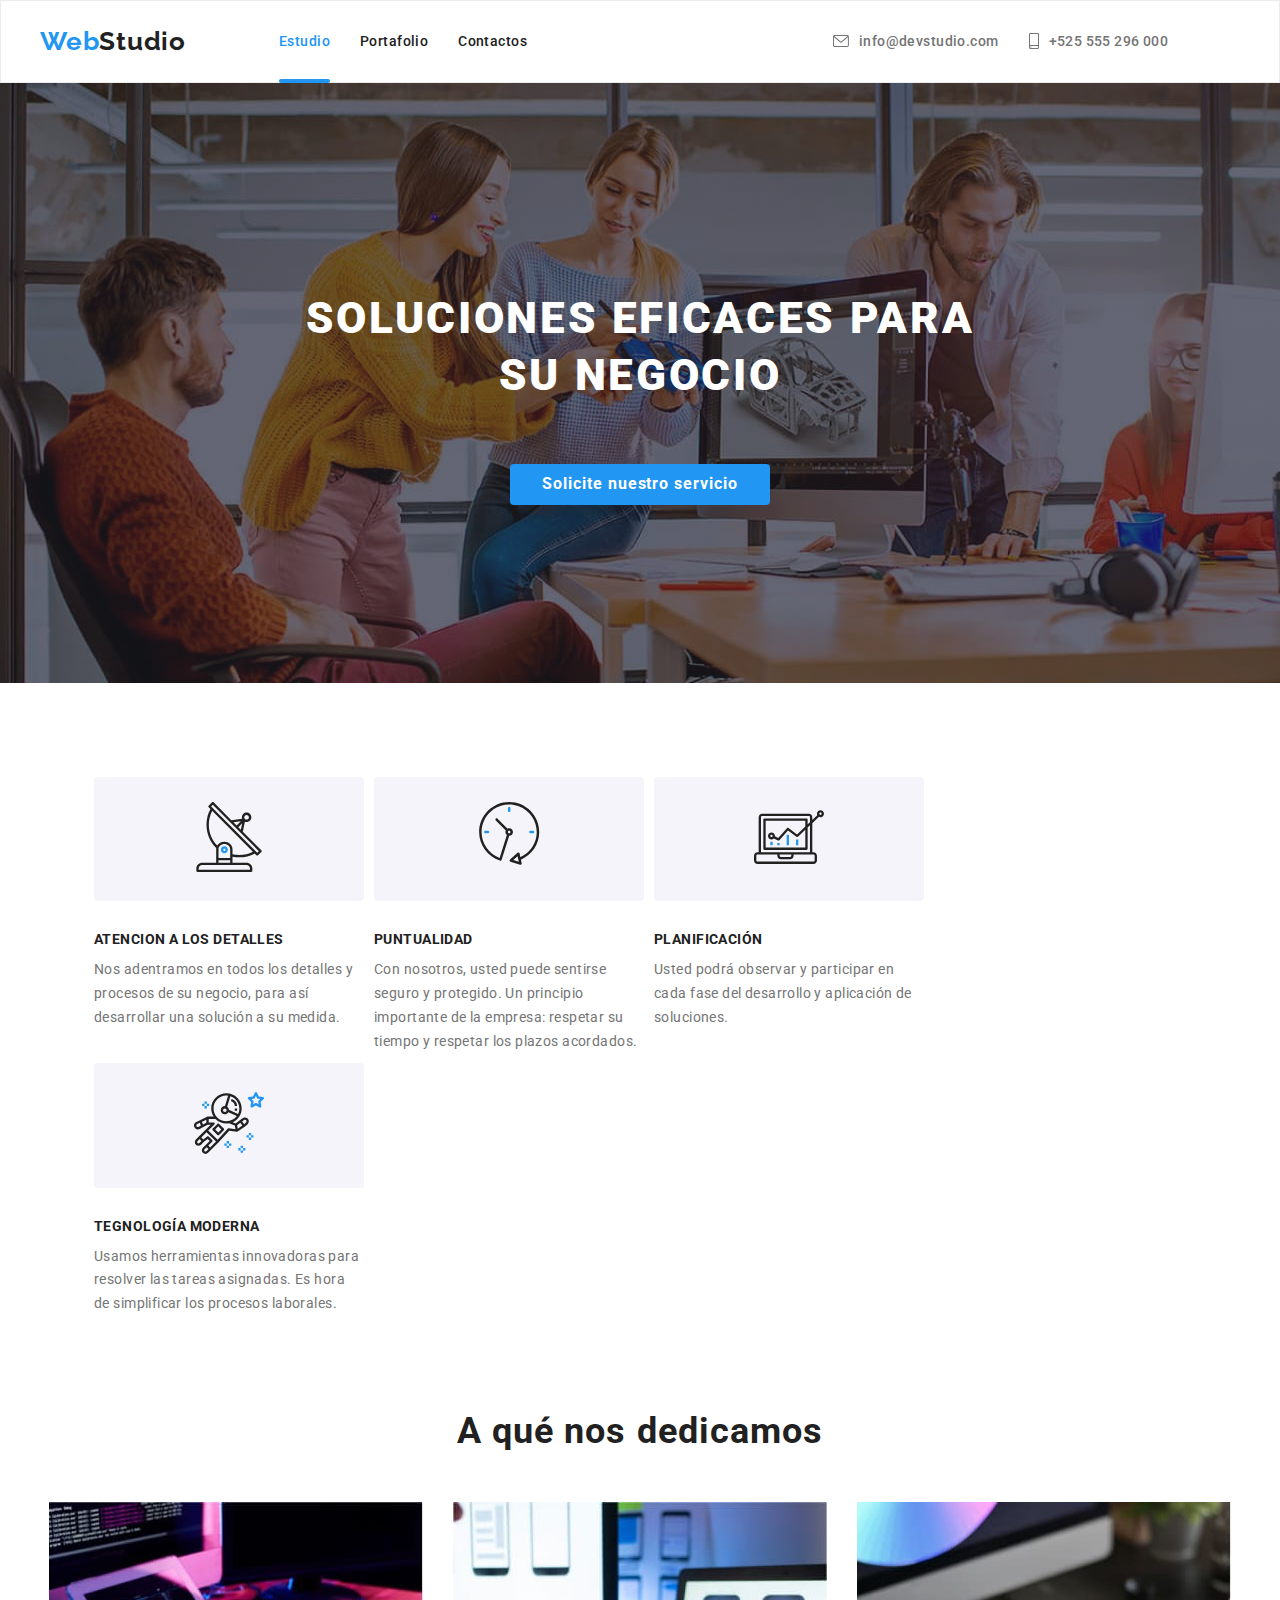
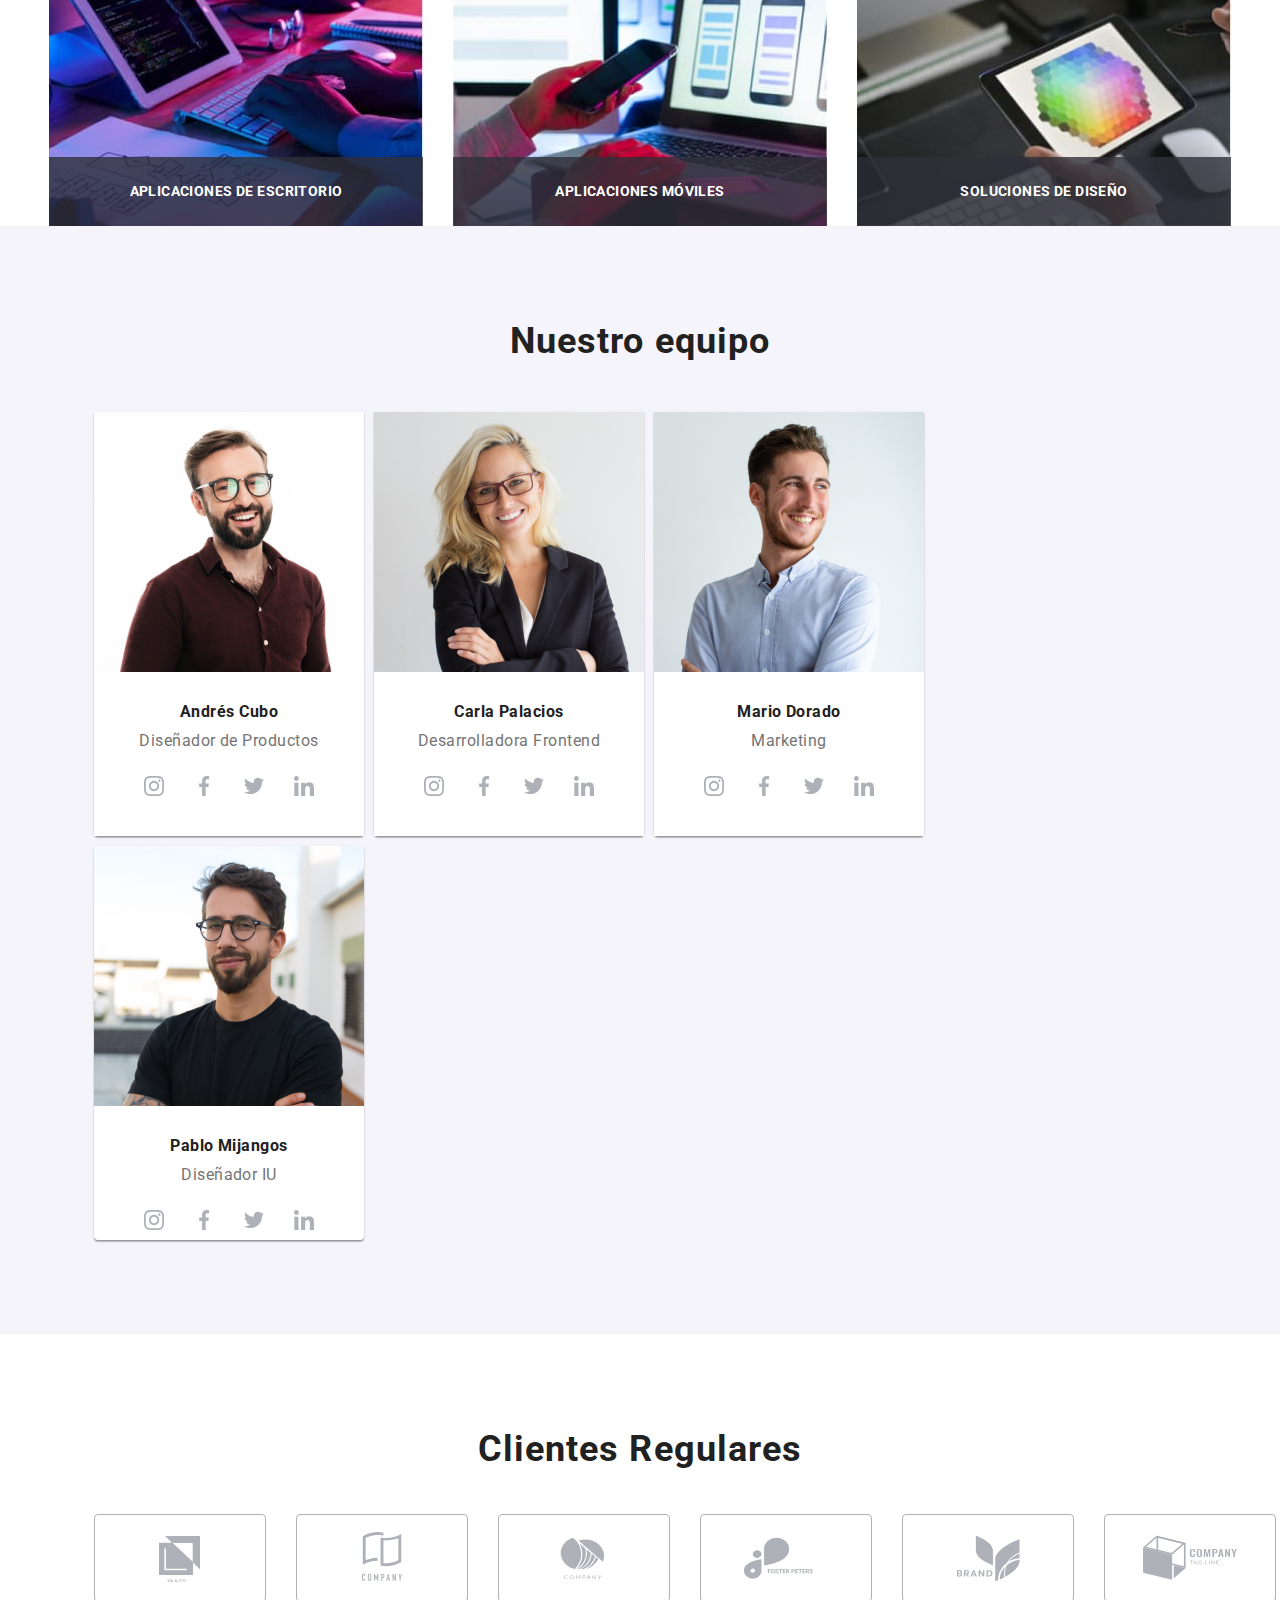
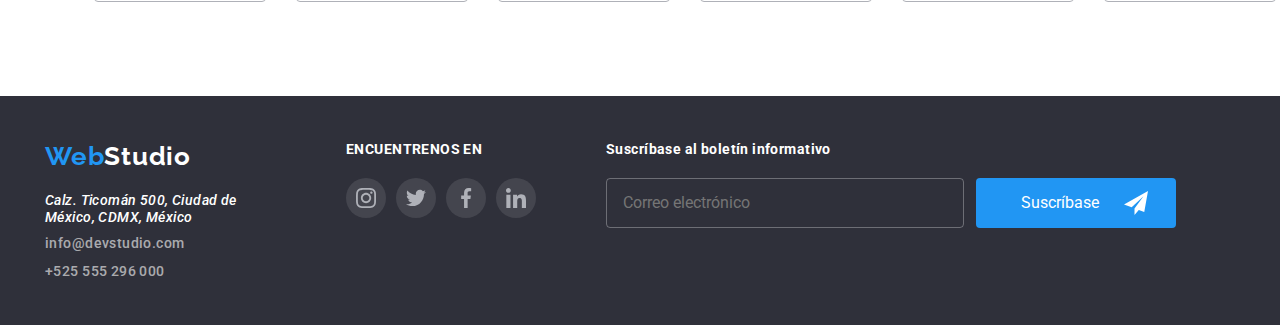
<file: index.html>
<!DOCTYPE html>
<html lang="en">
  <head>
    <meta charset="UTF-8" />
    <meta name="viewport" content="width=device-width, initial-scale=1.0" />
    <title>WebStudio</title>
    <link
      rel="stylesheet"
      href="https://cdnjs.cloudflare.com/ajax/libs/modern-normalize/1.0.0/modern-normalize.min.css"
    />
    <link rel="stylesheet" href="./css/main.min.css" />
  </head>
  <body>
    <header class="header">
      <div class="container">
        <nav class="header__box">
          <span class="logo"
            ><a href="./index.html" class="logo--color1"
              >Web<span class="logo--color2">Studio</span>
            </a></span
          >
          <div class="header__navigation">
            <ul class="list header__menu">
              <li class="link header__menu__item current">
                <a href="./index.html">Estudio</a>
              </li>
              <li class="link header__menu__item">
                <a href="./portafolio.html">Portafolio</a>
              </li>
              <li class="link header__menu__item"><a href="#">Contactos</a></li>
            </ul>
            <ul class="list header__menu">
              <li class="header__menu__item">
                <a href="mailto:info@devstudio.com" class="link header__menu__item--contact">
                  <svg class="header__icon--mail">
                    <use href="./images/icons.svg#icon-sobre"></use>
                  </svg>
                  info@devstudio.com</a
                >
              </li>
              <li class="header__menu__item">
                <a href="tel:+52555296000" class="link header__menu__item--contact">
                  <svg class="header__icon--phone">
                    <use href="./images/icons.svg#icon-telefono"></use>
                  </svg>
                  +525 555 296 000</a
                >
              </li>
            </ul>
          </div>
        </nav>
      </div>
    </header>
    <main>
      <!-- Main -->
      <section id="main" class="main section">
        <div class="container p0 main_theme">
          <h1 class="main__title">SOLUCIONES EFICACES PARA SU NEGOCIO</h1>
          <button type="button" class="main__button" data-modal-open>
            Solicite nuestro servicio
          </button>
        </div>
      </section>
      <!-- Value -->
      <section id="mainValue" class="value section">
        <div class="container p0">
          <ul class="list section__list">
            <li class="value__item">
              <div class="value__background">
                <svg class="value__icon">
                  <use href="./images/icons.svg#icon-antena-1"></use>
                </svg>
              </div>
              <div class="value__information">
                <h3 class="information__title">ATENCION A LOS DETALLES</h3>
                <p class="information__content">
                  Nos adentramos en todos los detalles y procesos de su negocio, para así
                  desarrollar una solución a su medida.
                </p>
              </div>
            </li>
            <li class="value__item">
              <div class="value__background">
                <svg class="value__icon">
                  <use href="./images/icons.svg#icon-reloj-1"></use>
                </svg>
              </div>
              <div class="value__information">
                <h3 class="information__title">PUNTUALIDAD</h3>
                <p class="information__content">
                  Con nosotros, usted puede sentirse seguro y protegido. Un principio importante de
                  la empresa: respetar su tiempo y respetar los plazos acordados.
                </p>
              </div>
            </li>
            <li class="value__item">
              <div class="value__background">
                <svg class="value__icon">
                  <use href="./images/icons.svg#icon-diagrama-1"></use>
                </svg>
              </div>
              <div class="value__information">
                <h3 class="information__title">PLANIFICACIÓN</h3>
                <p class="information__content">
                  Usted podrá observar y participar en cada fase del desarrollo y aplicación de
                  soluciones.
                </p>
              </div>
            </li>
            <li class="value__item">
              <div class="value__background">
                <svg class="value__icon">
                  <use href="./images/icons.svg#icon-astronauta-1"></use>
                </svg>
              </div>
              <div class="value__information">
                <h3 class="information__title">TEGNOLOGÍA MODERNA</h3>
                <p class="information__content">
                  Usamos herramientas innovadoras para resolver las tareas asignadas. Es hora de
                  simplificar los procesos laborales.
                </p>
              </div>
            </li>
          </ul>
        </div>
      </section>
      <section id="mainAbout class="section">
        <div class="container p0 about">
          <h2 class="section__title">A qué nos dedicamos</h2>
          <ul class="list about__list">
            <li class="about__img">
              <img src="./images/main/code.jpg" alt="Code" class="img" />
              <p class="about__topic">APLICACIONES DE ESCRITORIO</p>
            </li>
            <li class="about__img">
              <img src="./images/main/web.jpg" alt="Web" class="img" />
              <p class="about__topic">APLICACIONES MÓVILES</p>
            </li>
            <li class="about__img">
              <img src="./images/main/design.jpg" alt="Design" class="img" />
              <p class="about__topic">SOLUCIONES DE DISEÑO</p>
            </li>
          </ul>
        </div>
      </section>
      <!-- Team -->
      <section id="mainTeam" class="team section">
        <div class="container p0 team__members">
          <h2 class="section__title">Nuestro equipo</h2>
          <ul class="list section__list">
            <li class="team__card p0">
              <img class="team__card__photo img" src="./images/main/andresdp.jpg " alt="Andres" />
              <div class="team__card__information">
                <div class="information__box">
                  <h3 class="team__name">Andrés Cubo</h3>
                  <p class="team__job">Diseñador de Productos</p>
                </div>
                <ul class="list team__social-media">
                  <li>
                    <a href="#" class="social-media">
                      <svg class="social-media__icon">
                        <use href="./images/icons.svg#icon-instagram"></use>
                      </svg>
                    </a>
                  </li>
                  <li>
                    <a href="#" class="social-media">
                      <svg class="social-media__icon">
                        <use href="./images/icons.svg#icon-facebook"></use>
                      </svg>
                    </a>
                  </li>
                  <li>
                    <a href="#" class="social-media">
                      <svg class="social-media__icon">
                        <use href="./images/icons.svg#icon-twitter"></use>
                      </svg>
                    </a>
                  </li>
                  <li>
                    <a href="#" class="social-media">
                      <svg class="social-media__icon">
                        <use href="./images/icons.svg#icon-linkedin"></use>
                      </svg>
                    </a>
                  </li>
                </ul>
              </div>
            </li>
            <li class="team__card p0">
              <img class="team__card__photo img" src="./images/main/carladf.jpg" alt="Carla" />
              <div class="team__card__information">
                <div class="information__box">
                  <h3 class="team__name">Carla Palacios</h3>
                  <p class="team__job">Desarrolladora Frontend</p>
                </div>
                <ul class="list team__social-media">
                  <li>
                    <a href="#" class="social-media">
                      <svg class="social-media__icon">
                        <use href="./images/icons.svg#icon-instagram"></use>
                      </svg>
                    </a>
                  </li>
                  <li>
                    <a href="#" class="social-media">
                      <svg class="social-media__icon">
                        <use href="./images/icons.svg#icon-facebook"></use>
                      </svg>
                    </a>
                  </li>
                  <li>
                    <a href="#" class="social-media">
                      <svg class="social-media__icon">
                        <use href="./images/icons.svg#icon-twitter"></use>
                      </svg>
                    </a>
                  </li>
                  <li>
                    <a href="#" class="social-media">
                      <svg class="social-media__icon">
                        <use href="./images/icons.svg#icon-linkedin"></use>
                      </svg>
                    </a>
                  </li>
                </ul>
              </div>
            </li>
            <li class="team__card p0">
              <img class="team__card__photo img" src="./images/main/mariom.jpg" alt="Mario" />
              <div class="team__card__information">
                <div class="information__box">
                  <h3 class="team__name">Mario Dorado</h3>
                  <p class="team__job">Marketing</p>
                </div>
                <ul class="list team__social-media">
                  <li>
                    <a href="#" class="social-media">
                      <svg class="social-media__icon">
                        <use href="./images/icons.svg#icon-instagram"></use>
                      </svg>
                    </a>
                  </li>
                  <li>
                    <a href="#" class="social-media">
                      <svg class="social-media__icon">
                        <use href="./images/icons.svg#icon-facebook"></use>
                      </svg>
                    </a>
                  </li>
                  <li>
                    <a href="#" class="social-media">
                      <svg class="social-media__icon">
                        <use href="./images/icons.svg#icon-twitter"></use>
                      </svg>
                    </a>
                  </li>
                  <li>
                    <a href="#" class="social-media">
                      <svg class="social-media__icon">
                        <use href="./images/icons.svg#icon-linkedin"></use>
                      </svg>
                    </a>
                  </li>
                </ul>
              </div>
            </li>
            <li class="team__card p0">
              <img class="team__card__photo img" src="./images/main/pablodiu.jpg" alt="Pablo" />
              <div class="team__card__information">
                <div class="information__box">
                  <h3 class="team__name">Pablo Mijangos</h3>
                  <p class="team__job">Diseñador IU</p>
                </div>
                <ul class="list social-media__list">
                  <li>
                    <a href="#" class="social-media">
                      <svg class="social-media__icon">
                        <use href="./images/icons.svg#icon-instagram"></use>
                      </svg>
                    </a>
                  </li>
                  <li>
                    <a href="#" class="social-media">
                      <svg class="social-media__icon">
                        <use href="./images/icons.svg#icon-facebook"></use>
                      </svg>
                    </a>
                  </li>
                  <li>
                    <a href="#" class="social-media">
                      <svg class="social-media__icon">
                        <use href="./images/icons.svg#icon-twitter"></use>
                      </svg>
                    </a>
                  </li>
                  <li>
                    <a href="#" class="social-media">
                      <svg class="social-media__icon">
                        <use href="./images/icons.svg#icon-linkedin"></use>
                      </svg>
                    </a>
                  </li>
                </ul>
              </div>
            </li>
          </ul>
        </div>
      </section>
      <!-- clients -->
      <section id="mainClients" class="section">
        <div class="container p0 clients">
          <h2 class="section__title">Clientes Regulares</h2>
          <ul class="list clients__list">
            <li class="clients__item">
              <svg class="clients__item__logo">
                <use href="./images/icons.svg#icon-cliente-1"></use>
              </svg>
            </li>
            <li class=clients__item>
              <svg class="clients__item__logo">
                <use href="./images/icons.svg#icon-cliente-2"></use>
              </svg>
            </li>
            <li class=clients__item>
              <svg class="clients__item__logo">
                <use href="./images/icons.svg#icon-cliente-3"></use>
              </svg>
            </li>
            <li class=clients__item>
              <svg class="clients__item__logo">
                <use href="./images/icons.svg#icon-cliente-4"></use>
              </svg>
            </li>
            <li class=clients__item>
              <svg class="clients__item__logo">
                <use href="./images/icons.svg#icon-cliente-5"></use>
              </svg>
            </li>
            <li class=clients__item>
              <svg class="clients__item__logo">
                <use href="./images/icons.svg#icon-cliente-6"></use>
              </svg>
            </li>
          </ul>
        </div>
      </section>
    </main>
    <!-- Footer -->
    <footer class="footer">
      <div class="container p0 footer__box">
        <div class="footer__item">
          <div class="logo">
            <a href="./index.html" class="logo--color1"
              >Web<span class="logo--color3">Studio</span>
            </a>
          </div>
          <ul class="list footer__list">
            <li>
              <address>
                <a
                  href="https://www.google.com/maps/place/Calz.+Ticom%C3%A1n+500,+La+Laguna+Ticoman,+Gustavo+A.+Madero,+07340+Ciudad+de+M%C3%A9xico,+CDMX,+M%C3%A9xico/@19.5102072,-99.1350661,17z/data=!3m1!4b1!4m5!3m4!1s0x85d1f9c66374d1dd:0x72c74207e8767392!8m2!3d19.5102022!4d-99.1324912?hl=es&entry=ttu"
                  target="_blank"
                  class="footer__ubication link"
                  >Calz. Ticomán 500, Ciudad de México, CDMX, México</a
                >
              </address>
            </li>
            <li>
              <a href="mailto:info@devstudio.com" class="footer__contact link">info@devstudio.com</a>
            </li>
            <li><a href="tel:+525555296000" class="footer__contact link">+525 555 296 000</a></li>
          </ul>
        </div>
        <div class="footer__item">
          <h3 class="footer__subtitle">ENCUENTRENOS EN</h3>
          <ul class="list social-media__list">
            <li>
              <a href="#" class="social-media footer__social-media">
                <svg class="social-media__icon">
                  <use href="./images/icons.svg#icon-instagram"></use>
                </svg>
              </a>
            </li>
            <li>
              <a href="#" class="social-media footer__social-media">
                <svg class="social-media__icon">
                  <use href="./images/icons.svg#icon-twitter"></use>
                </svg>
              </a>
            </li>
            <li>
              <a href="#" class="social-media footer__social-media">
                <svg class="social-media__icon">
                  <use href="./images/icons.svg#icon-facebook"></use>
                </svg>
              </a>
            </li>
            <li>
              <a href="#" class="social-media footer__social-media">
                <svg class="social-media__icon">
                  <use href="./images/icons.svg#icon-linkedin"></use>
                </svg>
              </a>
            </li>
          </ul>
        </div>
        <div class="footer__item">
          <h3 class="footer__subtitle">Suscríbase al boletín informativo</h3>
          <div class="footer__subscription">
            <form name="subForm" autocomplete="on" class="subFormat">
              <div>
                <label for="mail"></label>
                <input class="subscription__mail" type="email" id="mail" placeholder="Correo electrónico" />
              </div>
            </form>
            <a class="subscription__send" href="#">
              <button type="button" class="subscription__button">Suscríbase</button>
              <svg class="subscription__icon">
                <use href="./images/icons.svg#icon-send"></use>
              </svg>
            </a>
          </div>
        </div>
      </div>
    </footer>
    <!-- Modal Main-Button -->
    <div class="backdrop is-hidden" data-modal>
      <div class="modal">
        <div class="modal--close" data-modal-close>
          <svg class="close__button">
            <use href="./images/icons.svg#icon-close"></use>
          </svg>
        </div>
        <div class="modal__form">
          <h2 class="modal__form__title">Deje sus datos, nos contactaremos con usted</h2>
          <form name="formService" autocomplete="on" class="modal__form__format">
            <div>
              <label for="userName" class="format__label">Nombre</label>
              <div class="format__field">
                <input class="p0 format__imput" type="text" id="userName" autofocus />
                <svg class="format__icon"><use href="./images/icons.svg#icon-name"></use></svg>
              </div>
            </div>
            <div>
              <label for="phone" class="format__label">Teléfono</label>
              <div class="format__field">
                <input class="p0 format__imput" type="tel" id="phone" />
                <svg class="format__icon"><use href="./images/icons.svg#icon-phone2"></use></svg>
              </div>
            </div>
            <div>
              <label for="email" class="format__label">E-Mail</label>
              <div class="format__field">
                <input class="p0 format__imput" type="email" id="email" />
                <svg class="format__icon"><use href="./images/icons.svg#icon-mail2"></use></svg>
              </div>
            </div>
            <div>
              <label for="review" class="format__label">Comentarios</label>
              <textarea class="format__review" id="review" placeholder="Introduzca el texto"></textarea>
            </div>
          </form>
          <label class="format__terms" for="terms">
            <input hidden class="check-box" type="checkbox" id="terms" />
            <svg class="check-box--unchecked check">
              <use href="./images/icons.svg#icon-checkbox"></use>
            </svg>
            <svg class="check-box--checked check">
              <use href="./images/icons.svg#icon-checkbox"></use>
            </svg>
            <p class="format__information">
              Estoy de acuerdo con el boletín informativo y acepto los Términos y Condiciones
            </p>
          </label>
          <button type="submit" class="format__button">Enviar</button>
        </div>
      </div>
    </div>
    <script src="./js/modal.js"></script>
  </body>
</html>
</file>
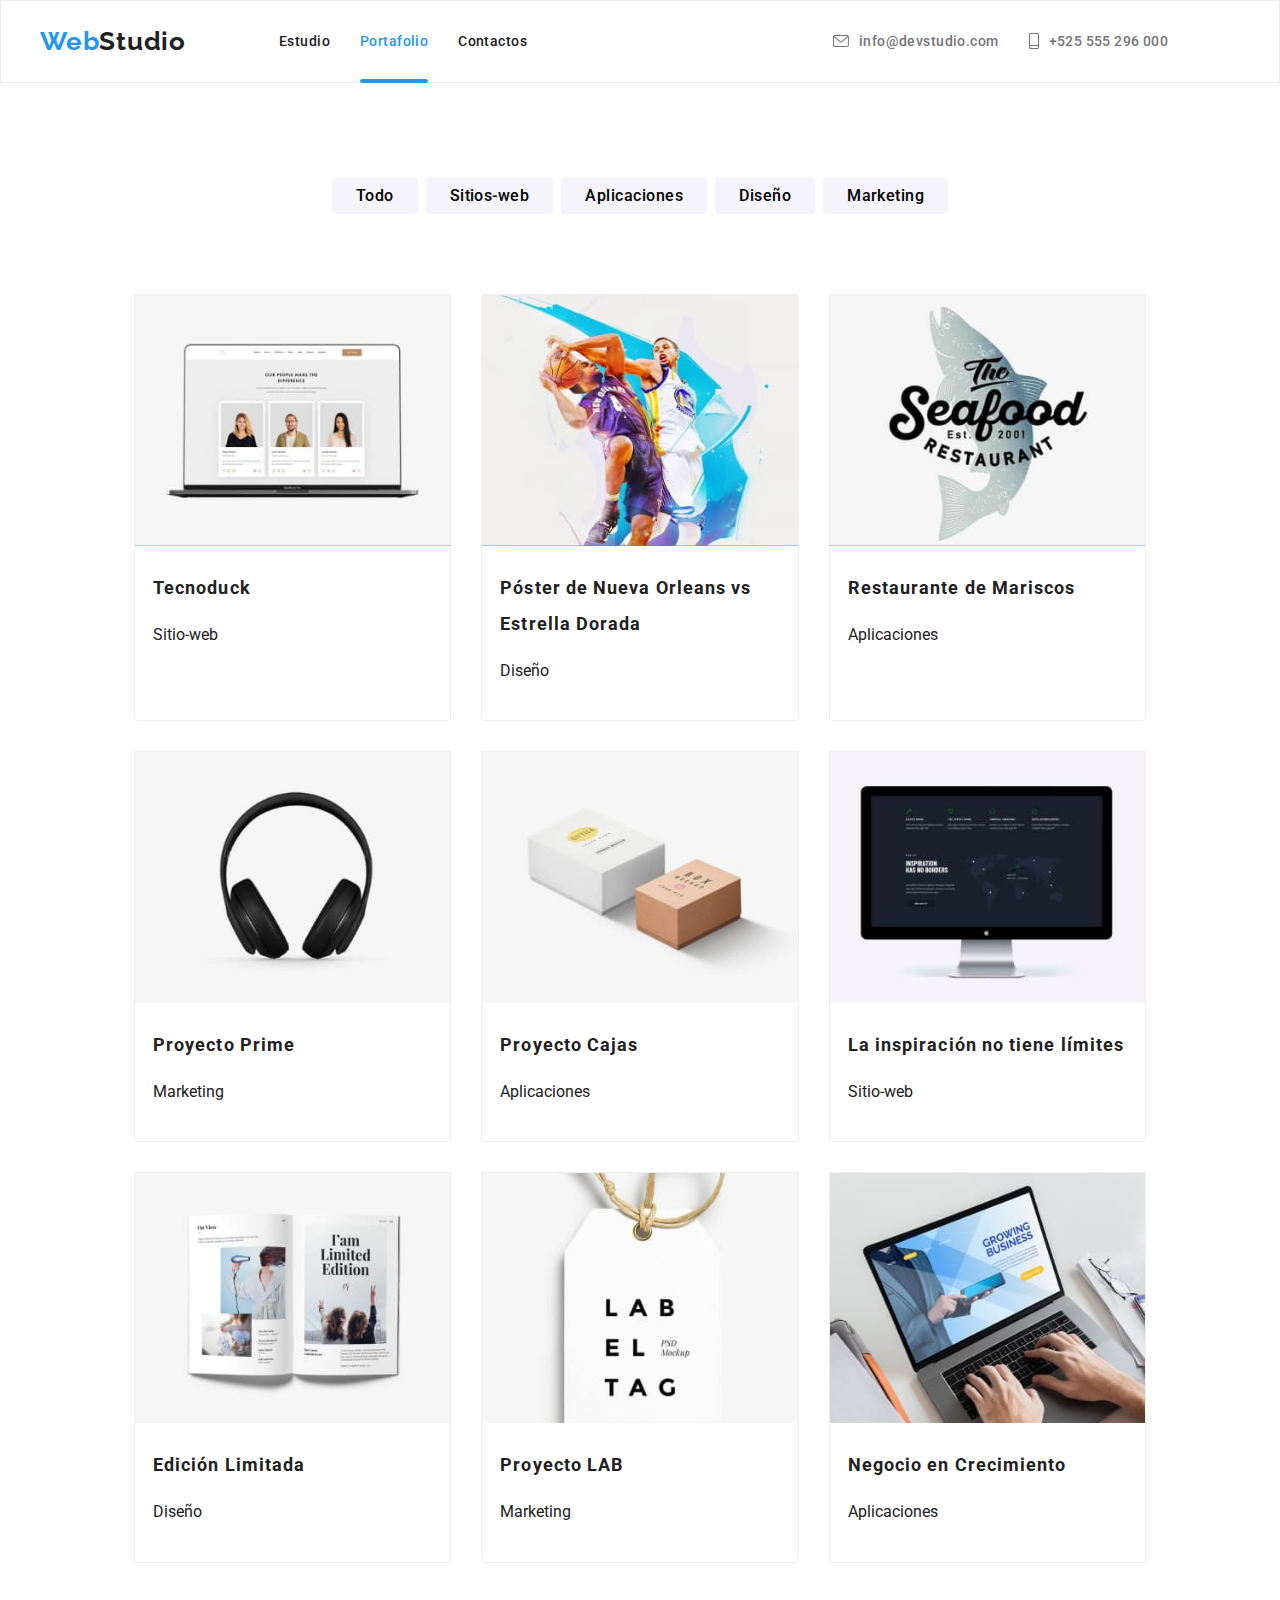
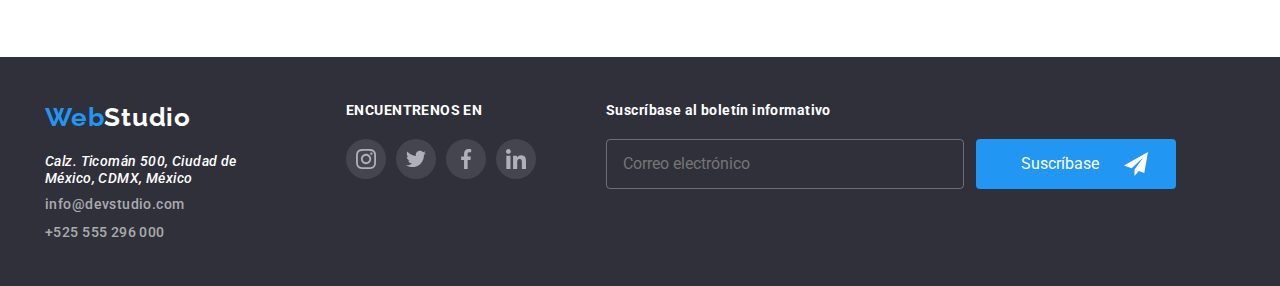
<file: portafolio.html>
<!DOCTYPE html>
<html lang="en">
  <head>
    <meta charset="UTF-8" />
    <meta name="viewport" content="width=device-width, initial-scale=1.0" />
    <title>Document</title>
    <link
      rel="stylesheet"
      href="https://cdnjs.cloudflare.com/ajax/libs/modern-normalize/1.0.0/modern-normalize.min.css"
    />
    <link rel="stylesheet" href="./css/main.min.css" />
  </head>
  <body>
    <header class="header">
      <div class="container">
        <nav class="header__box">
          <span class="logo"
            ><a href="./index.html" class="logo--color1"
              >Web<span class="logo--color2">Studio</span>
            </a></span
          >
          <div class="header__navigation">
            <ul class="list header__menu">
              <li class="link header__menu__item">
                <a href="./index.html">Estudio</a>
              </li>
              <li class="link header__menu__item current">
                <a href="./portafolio.html">Portafolio</a>
              </li>
              <li class="link header__menu__item"><a href="#">Contactos</a></li>
            </ul>
            <ul class="list header__menu">
              <li class="header__menu__item">
                <a href="mailto:info@devstudio.com" class="link header__menu__item--contact">
                  <svg class="header__icon--mail">
                    <use href="./images/icons.svg#icon-sobre"></use>
                  </svg>
                  info@devstudio.com</a
                >
              </li>
              <li class="header__menu__item">
                <a href="tel:+52555296000" class="link header__menu__item--contact">
                  <svg class="header__icon--phone">
                    <use href="./images/icons.svg#icon-telefono"></use>
                  </svg>
                  +525 555 296 000</a
                >
              </li>
            </ul>
          </div>
        </nav>
      </div>
    </header>
    <!-- Main -->
    <main>
      <section id="shop" class="container section">
        <div class="filter">
          <ul class="list filter__list">
            <li class="filter__button">
              <button type="button" class="filter__class filter--current">Todo</button>
            </li>
            <li class="filter__button">
              <button type="button" class="filter__class">Sitios-web</button>
            </li>
            <li class="filter__button">
              <button type="button" class="filter__class">Aplicaciones</button>
            </li>
            <li class="filter__button">
              <button type="button" class="filter__class">Diseño</button>
            </li>
            <li class="filter__button">
              <button type="button" class="filter__class">Marketing</button>
            </li>
          </ul>
          <h1 class="invisible">portafolio</h1>
        </div>
        <div class="portfolio">
          <ul class="list portfolio__list">
            <li class="portfolio__item">
              <div class="portfolio__item__img">
                <img src="./images/Portafolio/tecnoduck.jpg" alt="Tecnoduck" class="img" />
                <p class="img__text">
                  Tecnoduck es una plataforma de distribución de coronavirus de última generación.
                  Las compañías usan esta plataforma para el espionaje digital y los ataques a los
                  servidores seguros de la competencia.
                </p>
              </div>
              <div class="portfolio__item__content">
                <h3 class="portfolio__item__name">Tecnoduck</h3>
                <p class="portfolio__item__description">Sitio-web</p>
              </div>
            </li>
            <li class="portfolio__item">
              <div class="portfolio__item__img">
                <img src="./images/Portafolio/poster.jpg" alt="Poster" class="img" />
                <p class="img__text">
                  Lorem ipsum dolor sit amet, consectetur adipisicing elit. Saepe enim architecto
                  corporis rem eligendi quam qui omnis corrupti, ad placeat quibusdam animi,
                  recusandae odit culpa? Eaque culpa ab.
                </p>
              </div>
              <div class="portfolio__item__content">
                <h3 class="portfolio__item__name">Póster de Nueva Orleans vs Estrella Dorada</h3>
                <p class="portfolio__item__description">Diseño</p>
              </div>
            </li>
            <li class="portfolio__item">
              <div class="portfolio__item__img">
                <img src="./images/Portafolio/restaurante.jpg" alt="Restaurante" class="img" />
                <p class="img__text">
                  Lorem ipsum dolor sit amet, consectetur adipisicing elit. Saepe enim architecto
                  corporis rem eligendi quam qui omnis corrupti, ad placeat quibusdam animi,
                  recusandae odit culpa? Eaque culpa ab.
                </p>
              </div>
              <div class="portfolio__item__content">
                <h3 class="portfolio__item__name">Restaurante de Mariscos</h3>
                <p class="portfolio__item__description">Aplicaciones</p>
              </div>
            </li>
            <li class="portfolio__item">
              <div class="portfolio__item__img">
                <img src="./images/Portafolio/prime.jpg" alt="Prime" class="img" />
                <p class="img__text">
                  Lorem ipsum dolor sit amet, consectetur adipisicing elit. Saepe enim architecto
                  corporis rem eligendi quam qui omnis corrupti, ad placeat quibusdam animi,
                  recusandae odit culpa? Eaque culpa ab.
                </p>
              </div>
              <div class="portfolio__item__content">
                <h3 class="portfolio__item__name">Proyecto Prime</h3>
                <p class="portfolio__item__description">Marketing</p>
              </div>
            </li>
            <li class="portfolio__item">
              <div class="portfolio__item__img">
                <img src="./images/Portafolio/cajas.jpg" alt="Cajas" class="img" />
                <p class="img__text">
                  Lorem ipsum dolor sit amet, consectetur adipisicing elit. Saepe enim architecto
                  corporis rem eligendi quam qui omnis corrupti, ad placeat quibusdam animi,
                  recusandae odit culpa? Eaque culpa ab.
                </p>
              </div>
              <div class="portfolio__item__content">
                <h3 class="portfolio__item__name">Proyecto Cajas</h3>
                <p class="portfolio__item__description">Aplicaciones</p>
              </div>
            </li>
            <li class="portfolio__item">
              <div class="portfolio__item__img">
                <img src="./images/Portafolio/inspiracion.jpg" alt="Inspiracion" class="img" />
                <p class="img__text">
                  Lorem ipsum dolor sit amet, consectetur adipisicing elit. Saepe enim architecto
                  corporis rem eligendi quam qui omnis corrupti, ad placeat quibusdam animi,
                  recusandae odit culpa? Eaque culpa ab.
                </p>
              </div>
              <div class="portfolio__item__content">
                <h3 class="portfolio__item__name">La inspiración no tiene límites</h3>
                <p class="portfolio__item__description">Sitio-web</p>
              </div>
            </li>
            <li class="portfolio__item">
              <div class="portfolio__item__img">
                <img src="./images/Portafolio/edicion.jpg" alt="Edicion" class="img" />
                <p class="img__text">
                  Lorem ipsum dolor sit amet, consectetur adipisicing elit. Saepe enim architecto
                  corporis rem eligendi quam qui omnis corrupti, ad placeat quibusdam animi,
                  recusandae odit culpa? Eaque culpa ab.
                </p>
              </div>
              <div class="portfolio__item__content">
                <h3 class="portfolio__item__name">Edición Limitada</h3>
                <p class="portfolio__item__description">Diseño</p>
              </div>
            </li>
            <li class="portfolio__item">
              <div class="portfolio__item__img">
                <img src="./images/Portafolio/lab.jpg" alt="Lab" class="img" />
                <p class="img__text">
                  Lorem ipsum dolor sit amet, consectetur adipisicing elit. Saepe enim architecto
                  corporis rem eligendi quam qui omnis corrupti, ad placeat quibusdam animi,
                  recusandae odit culpa? Eaque culpa ab.
                </p>
              </div>
              <div class="portfolio__item__content">
                <h3 class="portfolio__item__name">Proyecto LAB</h3>
                <p class="portfolio__item__description">Marketing</p>
              </div>
            </li>
            <li class="portfolio__item">
              <div class="portfolio__item__img">
                <img src="./images/Portafolio/negocio.jpg" alt="Negocio" class="img" />
                <p class="img__text">
                  Lorem ipsum dolor sit amet, consectetur adipisicing elit. Saepe enim architecto
                  corporis rem eligendi quam qui omnis corrupti, ad placeat quibusdam animi,
                  recusandae odit culpa? Eaque culpa ab.
                </p>
              </div>
              <div class="portfolio__item__content">
                <h3 class="portfolio__item__name">Negocio en Crecimiento</h3>
                <p class="portfolio__item__description">Aplicaciones</p>
              </div>
            </li>
          </ul>
        </div>
      </section>
    </main>
    <footer class="footer">
      <div class="container footer__box">
        <div class="footer__item">
          <div class="logo">
            <a href="./index.html" class="logo--color1"
              >Web<span class="logo--color3">Studio</span>
            </a>
          </div>
          <ul class="list footer__list">
            <li>
              <address>
                <a
                  href="https://www.google.com/maps/place/Calz.+Ticom%C3%A1n+500,+La+Laguna+Ticoman,+Gustavo+A.+Madero,+07340+Ciudad+de+M%C3%A9xico,+CDMX,+M%C3%A9xico/@19.5102072,-99.1350661,17z/data=!3m1!4b1!4m5!3m4!1s0x85d1f9c66374d1dd:0x72c74207e8767392!8m2!3d19.5102022!4d-99.1324912?hl=es&entry=ttu"
                  target="_blank"
                  class="footer__ubication link"
                  >Calz. Ticomán 500, Ciudad de México, CDMX, México</a
                >
              </address>
            </li>
            <li>
              <a href="mailto:info@devstudio.com" class="footer__contact link"
                >info@devstudio.com</a
              >
            </li>
            <li><a href="tel:+525555296000" class="footer__contact link">+525 555 296 000</a></li>
          </ul>
        </div>
        <div class="footer__item">
          <h3 class="footer__subtitle">ENCUENTRENOS EN</h3>
          <ul class="list social-media__list">
            <li>
              <a href="#" class="social-media footer__social-media">
                <svg class="social-media__icon">
                  <use href="./images/icons.svg#icon-instagram"></use>
                </svg>
              </a>
            </li>
            <li>
              <a href="#" class="social-media footer__social-media">
                <svg class="social-media__icon">
                  <use href="./images/icons.svg#icon-twitter"></use>
                </svg>
              </a>
            </li>
            <li>
              <a href="#" class="social-media footer__social-media">
                <svg class="social-media__icon">
                  <use href="./images/icons.svg#icon-facebook"></use>
                </svg>
              </a>
            </li>
            <li>
              <a href="#" class="social-media footer__social-media">
                <svg class="social-media__icon">
                  <use href="./images/icons.svg#icon-linkedin"></use>
                </svg>
              </a>
            </li>
          </ul>
        </div>
        <div class="footer__item">
          <h3 class="footer__subtitle">Suscríbase al boletín informativo</h3>
          <div class="footer__subscription">
            <form name="subForm" autocomplete="on" class="subFormat">
              <div>
                <label for="mail"></label>
                <input
                  class="subscription__mail"
                  type="email"
                  id="mail"
                  placeholder="Correo electrónico"
                />
              </div>
            </form>
            <a class="subscription__send" href="#">
              <button type="button" class="subscription__button">Suscríbase</button>
              <svg class="subscription__icon">
                <use href="./images/icons.svg#icon-send"></use>
              </svg>
            </a>
          </div>
        </div>
      </div>
    </footer>
  </body>
</html>
</file>
<file: css/main.min.css>
@import url(https://fonts.googleapis.com/css2?family=Raleway:ital,wght@0,100;0,200;0,300;0,400;0,500;0,600;0,700;0,800;0,900;1,100;1,200;1,300;1,400;1,500;1,600;1,700;1,800;1,900&display=swap);@import url(https://fonts.googleapis.com/css2?family=Roboto:ital,wght@0,100;0,300;0,400;0,500;0,700;0,900;1,100;1,300;1,400;1,500;1,700;1,900&display=swap);body{color:#212121;font-family:Roboto,sans-serif}a{color:currentColor;text-decoration:none}svg{fill:currentColor;transition:fill 250ms cubic-bezier(.4,0,.2,1)}.p0{padding:0}.container{max-width:1200px;margin:auto}.section{padding:94px}.list{margin:0;list-style:none}.section__title{margin:0;font-size:36px;font-weight:700;line-height:1.17;letter-spacing:.03em;text-align:center}.information__title{margin:0;font-size:14px;font-weight:700;line-height:1.21;letter-spacing:.03em}.information__content{margin:0;font-size:14px;font-weight:400;line-height:1.7;letter-spacing:.03em;color:#757575}.link{font-size:14px;font-weight:500;line-height:1.2;letter-spacing:.03em;transition:color 250ms cubic-bezier(.4,0,.2,1),fill 250ms cubic-bezier(.4,0,.2,1)}.link:focus,.link:hover{color:#2196f3;fill:#2196f3}.section__list{gap:10px;padding:0;display:flex;flex-wrap:wrap}.invisible{color:transparent}.img{display:block;max-width:100%;height:auto;-o-object-fit:cover;object-fit:cover}.social-media__icon{margin:0;width:20px;height:20px}.social-media{width:40px;height:40px;padding:10px;border-radius:50%;color:#afb1b8;display:flex;align-items:center;justify-content:center;transition:color 250ms cubic-bezier(.4,0,.2,1),background-color 250ms cubic-bezier(.4,0,.2,1)}.social-media:hover{color:#fff;background-color:#2196f3}.logo{display:flex;align-items:center;font-family:Raleway,sans-serif;font-size:26px;font-weight:700;line-height:1.19;letter-spacing:.03em}.logo--color1{color:#2196f3}.logo--color2{color:#212121}.logo--color3{color:#fff}.header{border:1px solid #ececec}.header__box{gap:93px;display:flex;flex-wrap:nowrap;align-items:center}.header__navigation{gap:306px;display:flex;justify-content:space-between}.header__menu{gap:30px;padding:0;display:flex;align-items:center}.current{color:#2196f3}.current::after{content:"";position:absolute;left:0;bottom:-1px;display:inline-block;width:100%;height:4px;background-color:#2196f3;border-radius:2px}.header__menu__item{position:relative;display:block;padding:32px 0;font-size:14px;font-weight:500;line-height:1.2;letter-spacing:.03em;transition:color 250ms cubic-bezier(.4,0,.2,1),fill 250ms cubic-bezier(.4,0,.2,1);align-items:center}.header__menu__item--contact{color:#757575;fill:#757575;gap:10px;margin:auto;display:flex;align-items:center;align-content:center}.header__icon--phone{width:10px;height:16px}.header__icon--mail{width:16px;height:12px}.main{height:600px;display:flex;background-size:cover;justify-content:center;background-repeat:no-repeat;background-image:linear-gradient(to bottom,rgba(47,48,58,.4),rgba(47,48,58,.4)),url(../images/main/background.jpg)}.main_theme{gap:30px;flex-basis:calc((100% - 20px)/ 1.5);display:flex;flex-direction:column}.main__title{font-size:44px;font-weight:900;line-height:1.3;letter-spacing:.06em;color:#fff;text-align:center}.main__button{font-size:16px;font-weight:700;line-height:1.3;border-radius:4px;padding:10px 32px;letter-spacing:.06em;background-color:#2196f3;border:none;margin:auto;cursor:pointer;color:#fff;transition:box-shadow 250ms cubic-bezier(.4,0,.2,1)}.main__button:focus,.main__button:hover{box-shadow:0 2px 2px 0 rgba(0,0,0,.12),0 1px 2px 0 rgba(0,0,0,.08),0 3px 1px 0 rgba(0,0,0,.1)}.value{margin:0;display:flex;flex-wrap:wrap}.value__item{gap:30px;margin:0;display:flex;flex-basis:calc((100% - 90px)/ 4);align-items:flex-start;flex-direction:column}.value__background{border-radius:4px;padding:25px 100px;background:#f5f4fa}.value__icon{width:70px;height:70px}.value__information{gap:10px;margin:0;display:flex;flex-direction:column}.about{gap:50px;display:flex;flex-direction:column}.about__list{gap:30px;padding:0;margin:auto;display:flex;justify-content:space-evenly}.about__img{display:flex;position:relative;align-items:center;flex-direction:column;justify-content:center}.about__topic{margin:0;bottom:0;width:100%;padding:27px 0;font-size:14px;line-height:1.1;font-weight:700;letter-spacing:.03em;color:#fff;background-color:rgba(47,48,58,.8);display:flex;position:absolute;text-align:center;align-items:center;justify-content:center}.team{background-color:#f5f4fa}.team__members{display:flex;flex-direction:column;gap:50px}.team__name{margin:0;font-size:16px;font-weight:700;line-height:1.19;letter-spacing:.03em;text-align:center}.team__job{margin:0;font-size:16px;line-height:1.19;letter-spacing:.03em;color:#757575;text-align:center}.team__social-media{gap:10px;padding:0 32px 30px;display:flex;align-items:center;justify-content:center;background-color:#fff}.team__card{gap:30px;border-radius:0 0 4px 4px;flex-basis:auto;background-color:#fff;box-shadow:0 2px 1px 0 rgba(0,0,0,.2),0 1px 1px 0 rgba(0,0,0,.14),0 1px 3px 0 rgba(0,0,0,.12);display:flex;flex-direction:column}.team__card__photo{width:270px;height:260px}.team__card__information{gap:16px;display:flex;flex-direction:column}.information__box{gap:10px;display:flex;flex-direction:column}.clients{gap:44px;padding:0;display:flex;flex-direction:column}.clients__list{gap:30px;padding:0;display:flex;justify-content:space-evenly}.clients__item{border-radius:4px;padding:14px 32px;transition:border 250ms cubic-bezier(.4,0,.2,1);border:1px solid #afb1b8}.clients__item:hover{border:1px solid #2196f3;cursor:pointer}.clients__item:hover svg{fill:#2196f3;cursor:pointer}.clients__item__logo{width:106px;height:53px;fill:#afb1b8}.backdrop{position:fixed;top:0;width:100%;height:100%;background:rgba(0,0,0,.5)}.modal{top:50%;left:50%;width:581px;height:528px;display:flex;border-radius:4px;position:absolute;background-color:#fff;transform:translate(-50%,-50%);flex-direction:column;align-items:center;gap:2px;margin:0}.modal--close{top:10px;right:10px;width:24px;height:24px;border:1px solid rgba(0,0,0,.1);border-radius:50%;display:flex;justify-content:center;align-items:center;cursor:pointer;position:fixed}.is-hidden{display:none}.close__button{width:18px;height:18px;fill:#000}.close__button:focus,.close__button:hover{fill:#2196f3}.modal__form{display:flex;width:581px;height:528px;flex-direction:column;margin:0;padding:38px 41px 42px}.modal__form__title{font:700 20px/1.2em Roboto,sans-serif;margin:0;text-align:center}.modal__form__format{display:flex;flex-direction:column;gap:4px}.format__label{line-height:1.1;font-size:12px;font-weight:400;letter-spacing:.01em;color:#757575}.format__field{position:relative}.format__imput{width:100%;padding:11px 11px 11px 41px;outline:0;border:1px solid rgba(33,33,33,.2);border-radius:4px;height:40px;transition:border-color 250ms cubic-bezier(.4,0,.2,1)}.format__imput:focus,.format__imput:focus+.formIcon,.format__imput:focus-within,.format__imput:focus-within+.format__icon{fill:#2196f3;border-color:#2196f3}.format__icon{width:18px;height:18px;position:absolute;left:12px;top:50%;transform:translateY(-50%);transition:fill 250ms cubic-bezier(.4,0,.2,1)}.format__review{border:solid 1px rgba(33,33,33,.2);border-radius:4px;padding:12px 16px;outline:0;width:100%;height:146px;resize:none;font-size:12px;font-weight:400;letter-spacing:.01;transition:border-color 250ms cubic-bezier(.4,0,.2,1)}.format__review:focus,.format__review:focus-within{border-color:#2196f3}.format__terms{display:flex;gap:8px;flex-wrap:wrap;align-items:baseline;justify-content:center;position:relative;cursor:pointer}.format__terms:hover .check-box--unchecked{fill:#2196f3}.check{width:16px;height:15px;position:absolute;left:30px;top:8%;transform:translateY(-8%)}.check-box--checked{background-color:#2196f3;fill:#fff;opacity:0;visibility:hidden}.check-box--unchecked{opacity:1;visibility:visible}.check-box:checked~.check-box--unchecked{opacity:0;visibility:hidden}.check-box:checked~.check-box--checked{opacity:1;visibility:visible}.format__information{width:400px;color:#757575;letter-spacing:.03em;font-weight:400;font-size:14px;line-height:1.7;margin:0}.format__button{color:#fff;font-size:16px;font-weight:700;line-height:1.3;border-radius:4px;padding:10px 75px;letter-spacing:.06em;background-color:#2196f3;border:none;margin:auto;cursor:pointer;transition:box-shadow 250ms cubic-bezier(.4,0,.2,1)}.format__button:active,.format__button:focus,.format__button:hover{box-shadow:0 2px 2px 0 rgba(0,0,0,.12),0 1px 2px 0 rgba(0,0,0,.08),0 3px 1px 0 rgba(0,0,0,.1)}.filter{margin:auto;display:flex;flex-direction:column;justify-content:center}.filter__list{gap:8px;padding:0;display:flex;flex-wrap:wrap;justify-content:center}.filter__class{font-size:16px;font-weight:500;line-height:1.6;padding:6px 24px;border-radius:4px;letter-spacing:.03em;background-color:#f5f4fa;transition:box-shadow 250ms cubic-bezier(.4,0,.2,1),background-color 250ms cubic-bezier(.4,0,.2,1);cursor:pointer;border-style:hidden}.filter__class .filter--current,.filter__class:active,.filter__class:focus,.filter__class:hover{color:#fff;background-color:#2196f3;box-shadow:0 2px 2px 0 rgba(0,0,0,.12),0 1px 2px 0 rgba(0,0,0,.08),0 3px 1px 0 rgba(0,0,0,.1)}.portfolio__item{width:370px;border-radius:0 0 4px 4px;border:1px solid #eee;flex-basis:calc((100% - 60px)/ 3);transition:box-shadow 250ms cubic-bezier(.4,0,.2,1);display:flex;cursor:pointer;flex-wrap:nowrap;flex-direction:column}.portfolio__item:focus,.portfolio__item:hover,.portfolio__item:hover>.portfolio__item__img>.img__text{transform:translateY(0);box-shadow:0 2px 1px 0 rgba(0,0,0,.2),0 1px 1px 0 rgba(0,0,0,.14),0 1px 3px 0 rgba(0,0,0,.12)}.portfolio__item__name{margin:0;line-height:2;font-size:18px;font-weight:700;letter-spacing:.06em}.portfolio__item__content{gap:4px;padding:24px 18px;display:flex;flex-direction:column}.portfolio__item__img{display:flex;position:relative;overflow:hidden}.portfolio__list{gap:30px;padding:0;display:flex;flex-wrap:wrap;flex-direction:row}.img__text{color:#fff;font-family:Roboto,sans-serif;font-size:18px;font-weight:400;line-height:1.5;letter-spacing:.03em;position:absolute;transform:translateY(100%);width:100%;height:100%;background:rgba(33,150,243,.9);margin:0;display:flex;align-items:center;justify-content:center;padding:63px 24px;transition:transform 250ms cubic-bezier(.4,0,.2,1)}.footer{padding:45px;background-color:#2f303a}.footer__box{gap:70px;display:flex}.footer__item{gap:20px;display:flex;flex-direction:column}.footer__list{gap:9px;padding:0;max-width:231px;display:flex;flex-direction:column}.footer__social-media{background-color:rgba(255,255,255,.1)}.footer__ubication{display:flex;color:#fff}.footer__contact{color:rgba(255,255,255,.6)}.footer__subtitle{font-size:14px;font-weight:700;line-height:1.21;letter-spacing:.03em;color:#fff;margin:0}.footer__subscription{display:flex;gap:12px}.social-media__list{gap:10px;padding:0;display:flex;align-items:center;justify-content:center}.subscription__mail{width:358px;height:50px;padding:15px 16px 15px 16px;background-color:transparent;border:1px solid rgba(255,255,255,.3);border-radius:4px;outline:0;color:#fff}.subscription__send{position:relative;width:200px;height:50px}.subscription__icon{width:24px;height:24px;fill:#fff;position:absolute;right:28px;top:50%;cursor:pointer;transform:translateY(-50%)}.subscription__button{background-color:#2196f3;width:200px;height:50px;border-style:none;border-radius:4px;cursor:pointer;color:#fff;padding:10px 72px 10px 39px;transition:box-shadow 250ms cubic-bezier(.4,0,.2,1)}.subscription__button:focus,.subscription__button:hover{box-shadow:0 2px 2px 0 rgba(0,0,0,.12),0 1px 2px 0 rgba(0,0,0,.08),0 3px 1px 0 rgba(0,0,0,.1)}
</file>
